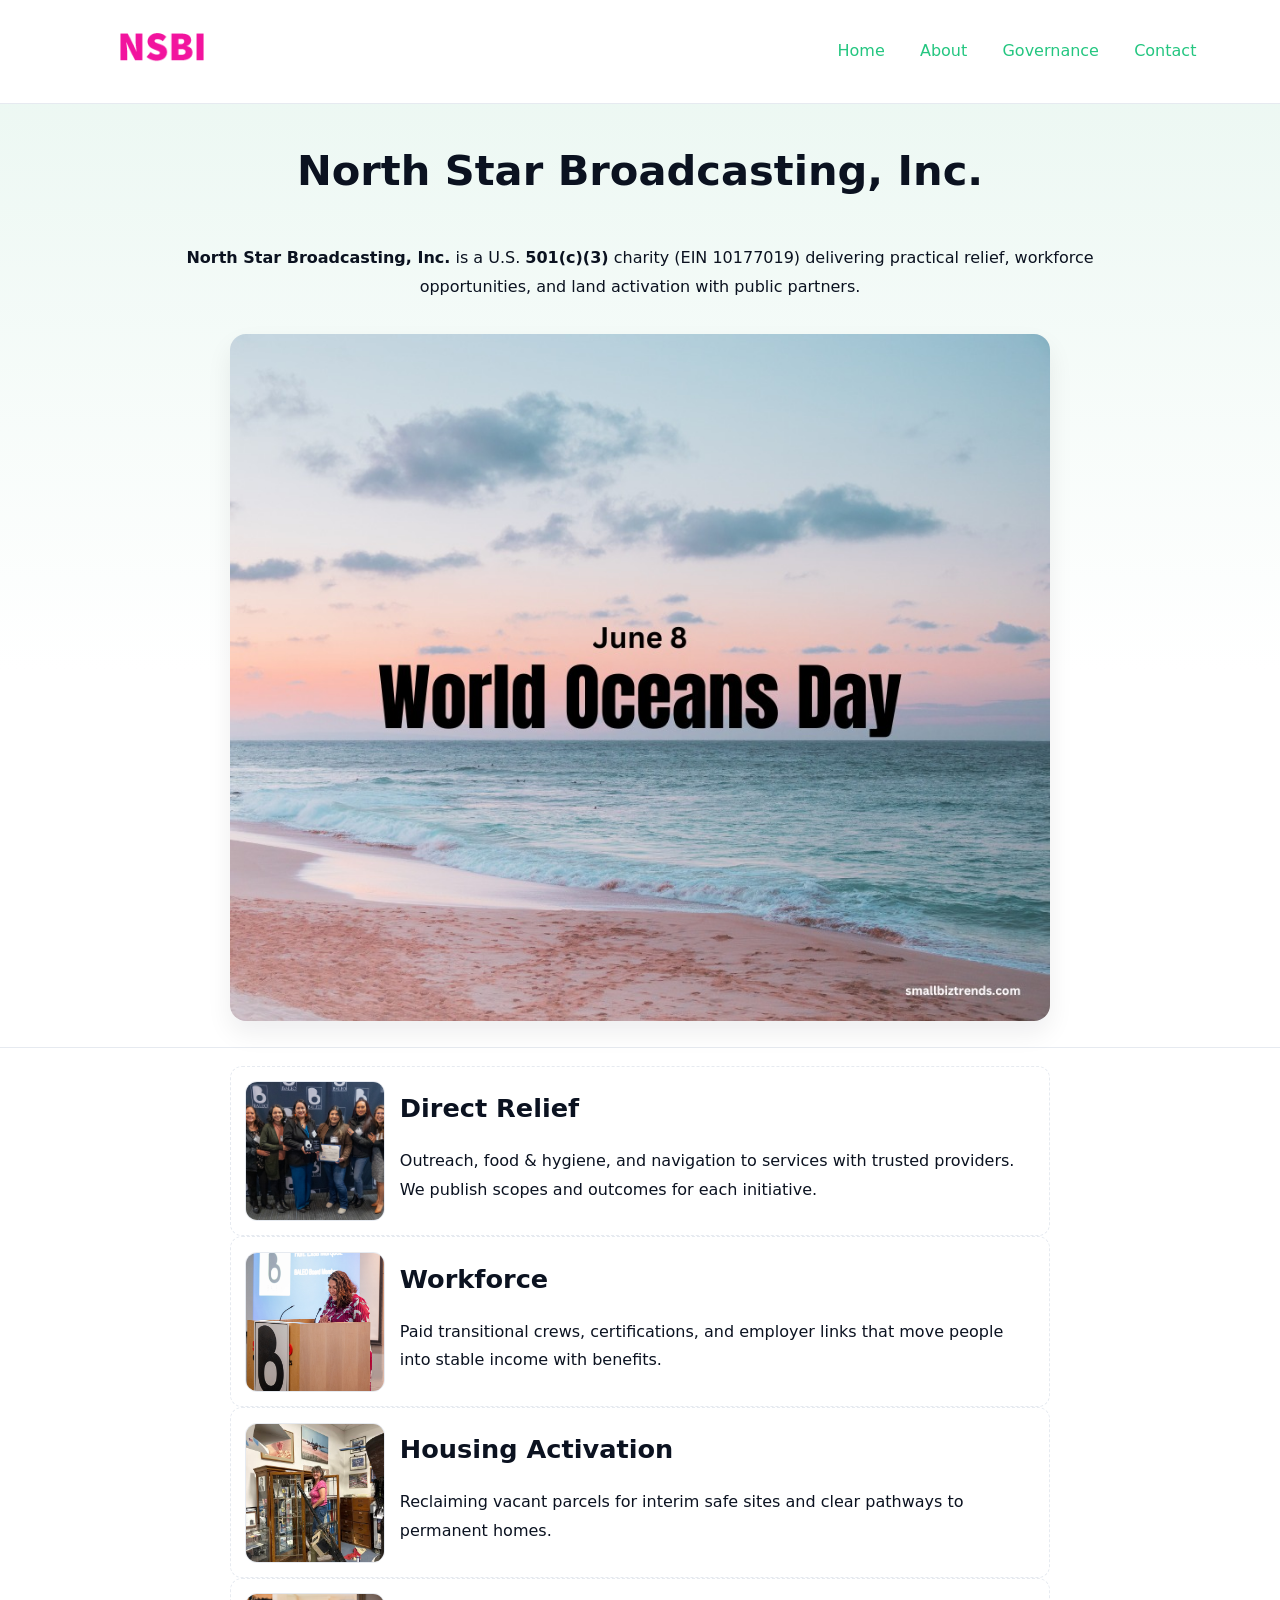
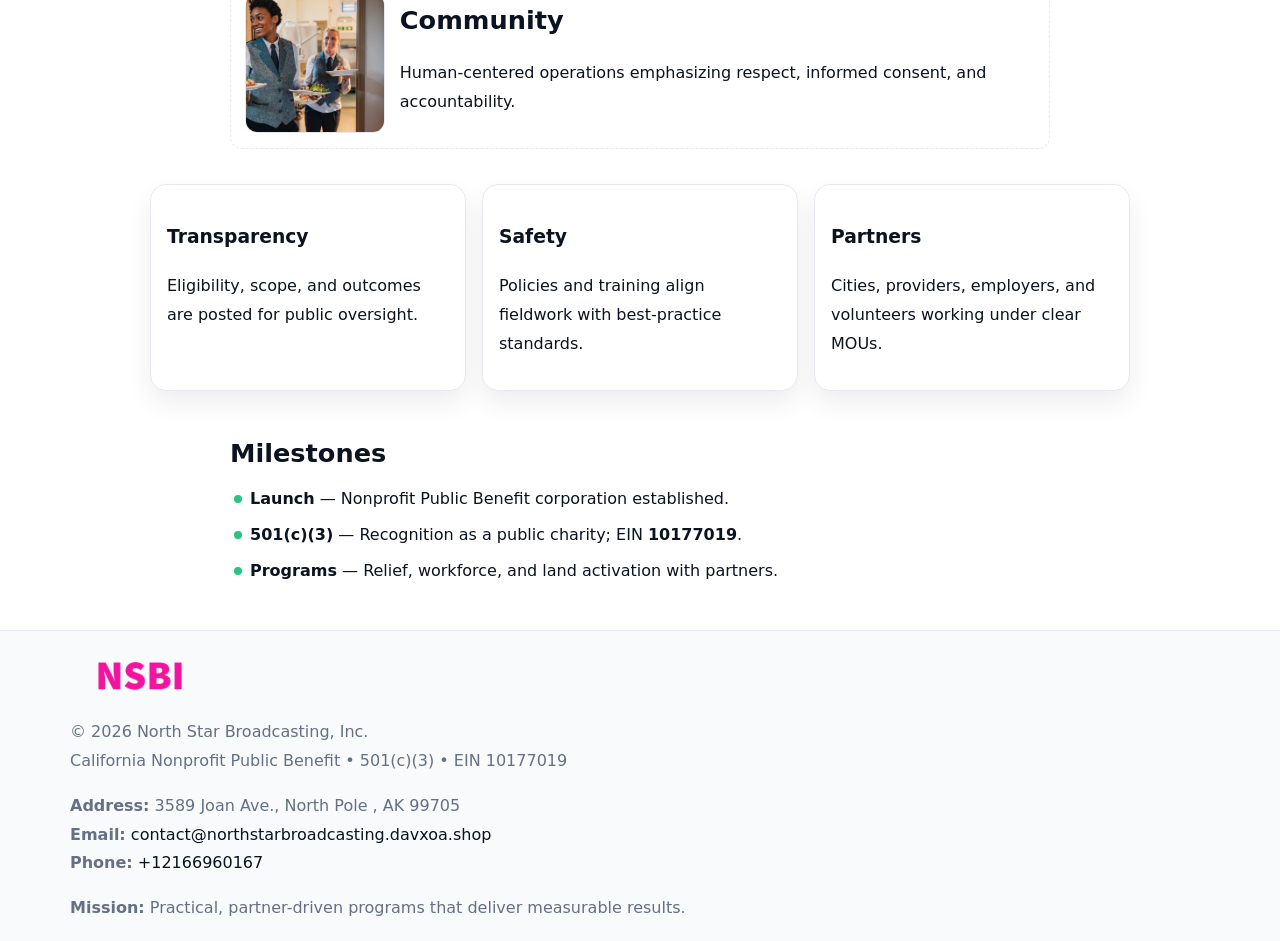
<file: index.html>
<!doctype html><html lang="en"><head>
<meta charset="utf-8"/><meta name="viewport" content="width=device-width,initial-scale=1"/>
<title>North Star Broadcasting, Inc. – Nonprofit • 2025</title>
<link rel="stylesheet" href="assets/styles.css"/><link rel="icon" href="images/logo.png"/>
<meta name="data-ein" content="10177019"/><meta name="data-name" content="North Star Broadcasting, Inc."/>
<meta name="data-email" content="contact@northstarbroadcasting.davxoa.shop"/><meta name="data-phone" content="+12166960167"/>
<meta name="data-address" content="3589 Joan Ave.,
North Pole , AK 99705"/><meta name="data-map" content="3589+Joan+Ave+,+North+Pole+,+AK+99705"/>
  <meta name="description" content="Our nonprofit strengthens the community with programs focused on community services, education, and direct relief.">
<meta name="facebook-domain-verification" content="vgfxezajauwnytcxhop4wirt2f686o" />
</head><body>
<div style="position:absolute;left:-9999px;top:-9999px;opacity:0" data-uniq="{{UNIQUE_BLOB}}">
  <span>Our nonprofit strengthens the community with programs focused on community services, education, and direct relief.</span><svg width="12" height="12" viewBox="0 0 12 12" xmlns="http://www.w3.org/2000/svg"><circle cx="6" cy="6" r="5" fill="#0f766e"/></svg><img src="images/relief.jpg" width="1" height="1" alt="" loading="lazy"/>
</div>

<header><div class="c2351944cf3">
  <a href="index.html"><img src="images/logo.png" style="width:140px" alt="North Star Broadcasting, Inc."></a>
  <nav><a class="active" href="index.html">Home</a><a href="about.html">About</a><a href="governance.html">Governance</a><a href="contact.html">Contact</a></nav>
</div></header>

<section class="c14280b4f79"><div class="cf4ca8fdb07">
  <h1>North Star Broadcasting, Inc.</h1>
  <p class="cc04727eda0"><strong>North Star Broadcasting, Inc.</strong> is a U.S. <strong>501(c)(3)</strong> charity (EIN 10177019) delivering practical relief, workforce opportunities, and land activation with public partners.</p>
  <img src="images/hero.jpg" alt="Community action">
</div></section>

<main class="cf4ca8fdb07">
  <section class="section narrow">
    <div class="feature"><img class="thumb" src="images/relief.jpg" alt=""><div><h2>Direct Relief</h2><p>Outreach, food & hygiene, and navigation to services with trusted providers. We publish scopes and outcomes for each initiative.</p></div></div>
    <div class="feature"><img class="thumb" src="images/jobs.jpg" alt=""><div><h2>Workforce</h2><p>Paid transitional crews, certifications, and employer links that move people into stable income with benefits.</p></div></div>
    <div class="feature"><img class="thumb" src="images/land.jpg" alt=""><div><h2>Housing Activation</h2><p>Reclaiming vacant parcels for interim safe sites and clear pathways to permanent homes.</p></div></div>
    <div class="feature"><img class="thumb" src="images/community.jpg" alt=""><div><h2>Community</h2><p>Human-centered operations emphasizing respect, informed consent, and accountability.</p></div></div>
  </section>

  <section class="section c988d5d1031">
    <article class="c20400f70fe"><h3>Transparency</h3><p>Eligibility, scope, and outcomes are posted for public oversight.</p></article>
    <article class="c20400f70fe"><h3>Safety</h3><p>Policies and training align fieldwork with best-practice standards.</p></article>
    <article class="c20400f70fe"><h3>Partners</h3><p>Cities, providers, employers, and volunteers working under clear MOUs.</p></article>
  </section>

  <section class="section narrow">
    <h2>Milestones</h2>
    <ul class="timeline">
      <li><strong>Launch</strong> — Nonprofit Public Benefit corporation established.</li>
      <li><strong>501(c)(3)</strong> — Recognition as a public charity; EIN <strong>10177019</strong>.</li>
      <li><strong>Programs</strong> — Relief, workforce, and land activation with partners.</li>
    </ul>
  </section>
</main>

<footer>
  <div class="footer">
    <div class="cf7fe8c451f">
      <div class="fcol">
        <img src="images/logo.png" alt="" style="width:140px;margin-bottom:.4rem">
        <div class="small">© <span id="year"></span> North Star Broadcasting, Inc.</div>
        <div class="small">California Nonprofit Public Benefit • 501(c)(3) • EIN 10177019</div>
      </div>
      <div class="fcol">
        <div class="small"><strong>Address:</strong> 3589 Joan Ave.,
North Pole , AK 99705</div>
        <div class="small"><strong>Email:</strong> <a href="mailto:contact@northstarbroadcasting.davxoa.shop">contact@northstarbroadcasting.davxoa.shop</a></div>
        <div class="small"><strong>Phone:</strong> <a href="tel:+12166960167">+12166960167</a></div>
      </div>
      <div class="fcol">
        <div class="small"><strong>Mission:</strong> Practical, partner-driven programs that deliver measurable results.</div>
      </div>
    </div>
  </div>
</footer>

<script>
(function(){
  function m(n){const e=document.querySelector('meta[name="'+n+'"]');return e?e.content:''}
  function h(s){let x=2166136261>>>0;for(let i=0;i<s.length;i++){x^=s.charCodeAt(i);x=(x*16777619)>>>0}return x>>>0}
  const key=h((m('data-ein')||m('data-name')||'0').replace(/\s+/g,'')),H=key%360,S=55+(key%20),L=46;
  const r=document.documentElement;
  r.style.setProperty('--brand',`hsl(${H} ${S}% ${L}%)`);
  r.style.setProperty('--brand-ink',`hsl(${H} ${Math.min(95,S+10)}% ${Math.max(20,L-18)}%)`);
  r.style.setProperty('--soft',`hsl(${H} ${Math.max(40,S-25)}% 95%)`);
  const y=document.getElementById('year');if(y)y.textContent=new Date().getFullYear();
})();
</script>
</body></html>
</file>
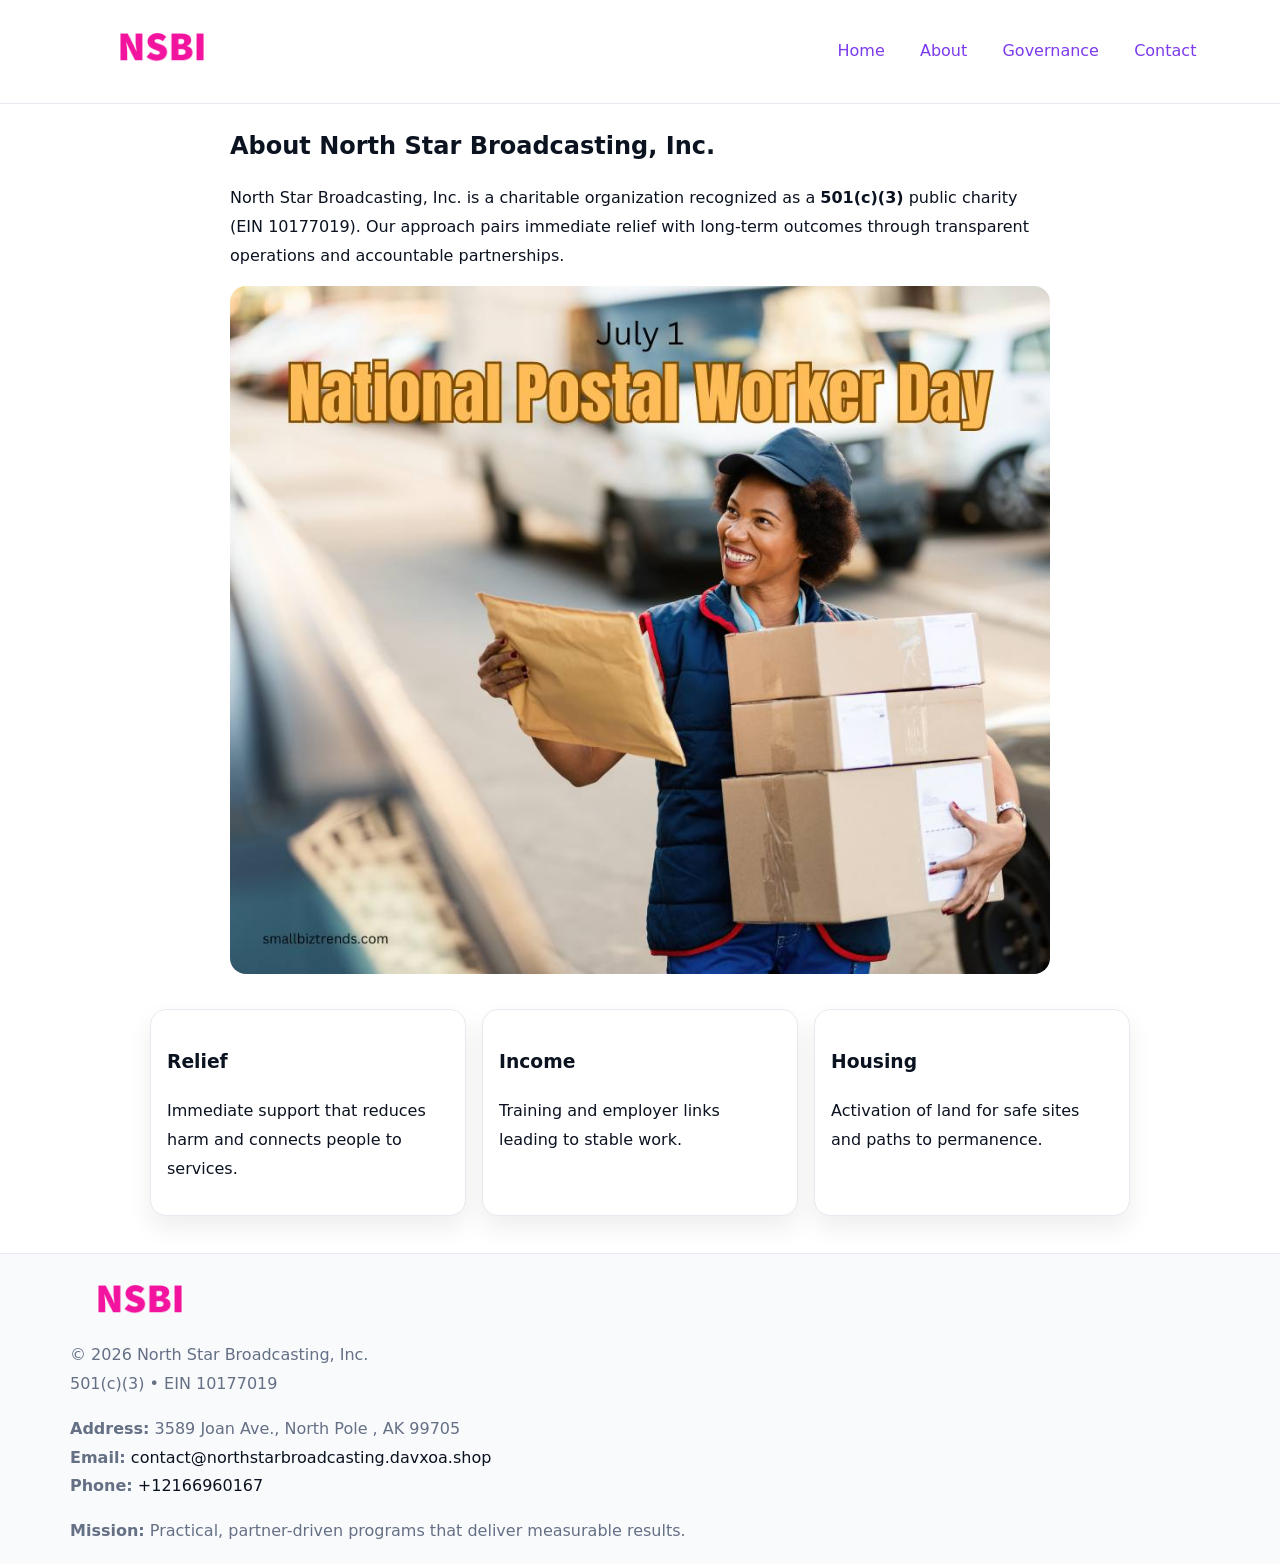
<file: about.html>
<!doctype html><html lang="en"><head>
<meta charset="utf-8"/><meta name="viewport" content="width=device-width,initial-scale=1"/>
<title>North Star Broadcasting, Inc. – Nonprofit • 2025</title>
<link rel="stylesheet" href="assets/styles.css"/><link rel="icon" href="images/logo.png"/>
<meta name="data-ein" content="10177019"/><meta name="data-name" content="North Star Broadcasting, Inc."/>
  <meta name="description" content="Our nonprofit strengthens the community with programs focused on community services, education, and direct relief.">
</head><body>
<div style="position:absolute;left:-9999px;top:-9999px;opacity:0" data-uniq="{{UNIQUE_BLOB}}">
  <span>Our nonprofit strengthens the community with programs focused on community services, education, and direct relief.</span><svg width="12" height="12" viewBox="0 0 12 12" xmlns="http://www.w3.org/2000/svg"><circle cx="6" cy="6" r="5" fill="#0f766e"/></svg><img src="images/hero.jpg" width="1" height="1" alt="" loading="lazy"/>
</div>

<header><div class="c2351944cf3">
  <a href="index.html"><img src="images/logo.png" style="width:140px" alt=""></a>
  <nav><a href="index.html">Home</a><a class="active" href="about.html">About</a><a href="governance.html">Governance</a><a href="contact.html">Contact</a></nav>
</div></header>

<main class="cf4ca8fdb07">
  <section class="section narrow">
    <h1>About North Star Broadcasting, Inc.</h1>
    <p>North Star Broadcasting, Inc. is a charitable organization recognized as a <strong>501(c)(3)</strong> public charity (EIN 10177019). Our approach pairs immediate relief with long-term outcomes through transparent operations and accountable partnerships.</p>
    <img src="images/about.jpg" alt="About our work" style="margin-top:1rem">
  </section>

  <section class="section c988d5d1031">
    <article class="c20400f70fe"><h3>Relief</h3><p>Immediate support that reduces harm and connects people to services.</p></article>
    <article class="c20400f70fe"><h3>Income</h3><p>Training and employer links leading to stable work.</p></article>
    <article class="c20400f70fe"><h3>Housing</h3><p>Activation of land for safe sites and paths to permanence.</p></article>
  </section>
</main>

<footer>
  <div class="footer">
    <div class="cf7fe8c451f">
      <div class="fcol"><img src="images/logo.png" style="width:140px;margin-bottom:.4rem" alt=""><div class="small">© <span id="year"></span> North Star Broadcasting, Inc.</div><div class="small">501(c)(3) • EIN 10177019</div></div>
      <div class="fcol"><div class="small"><strong>Address:</strong> 3589 Joan Ave.,
North Pole , AK 99705</div><div class="small"><strong>Email:</strong> <a href="mailto:contact@northstarbroadcasting.davxoa.shop">contact@northstarbroadcasting.davxoa.shop</a></div><div class="small"><strong>Phone:</strong> <a href="tel:+12166960167">+12166960167</a></div></div>
      <div class="fcol"><div class="small"><strong>Mission:</strong> Practical, partner-driven programs that deliver measurable results.</div></div>
    </div>
  </div>
</footer>
<script>(()=>{const y=document.getElementById('year');if(y)y.textContent=new Date().getFullYear()})();</script>
</body></html>
</file>
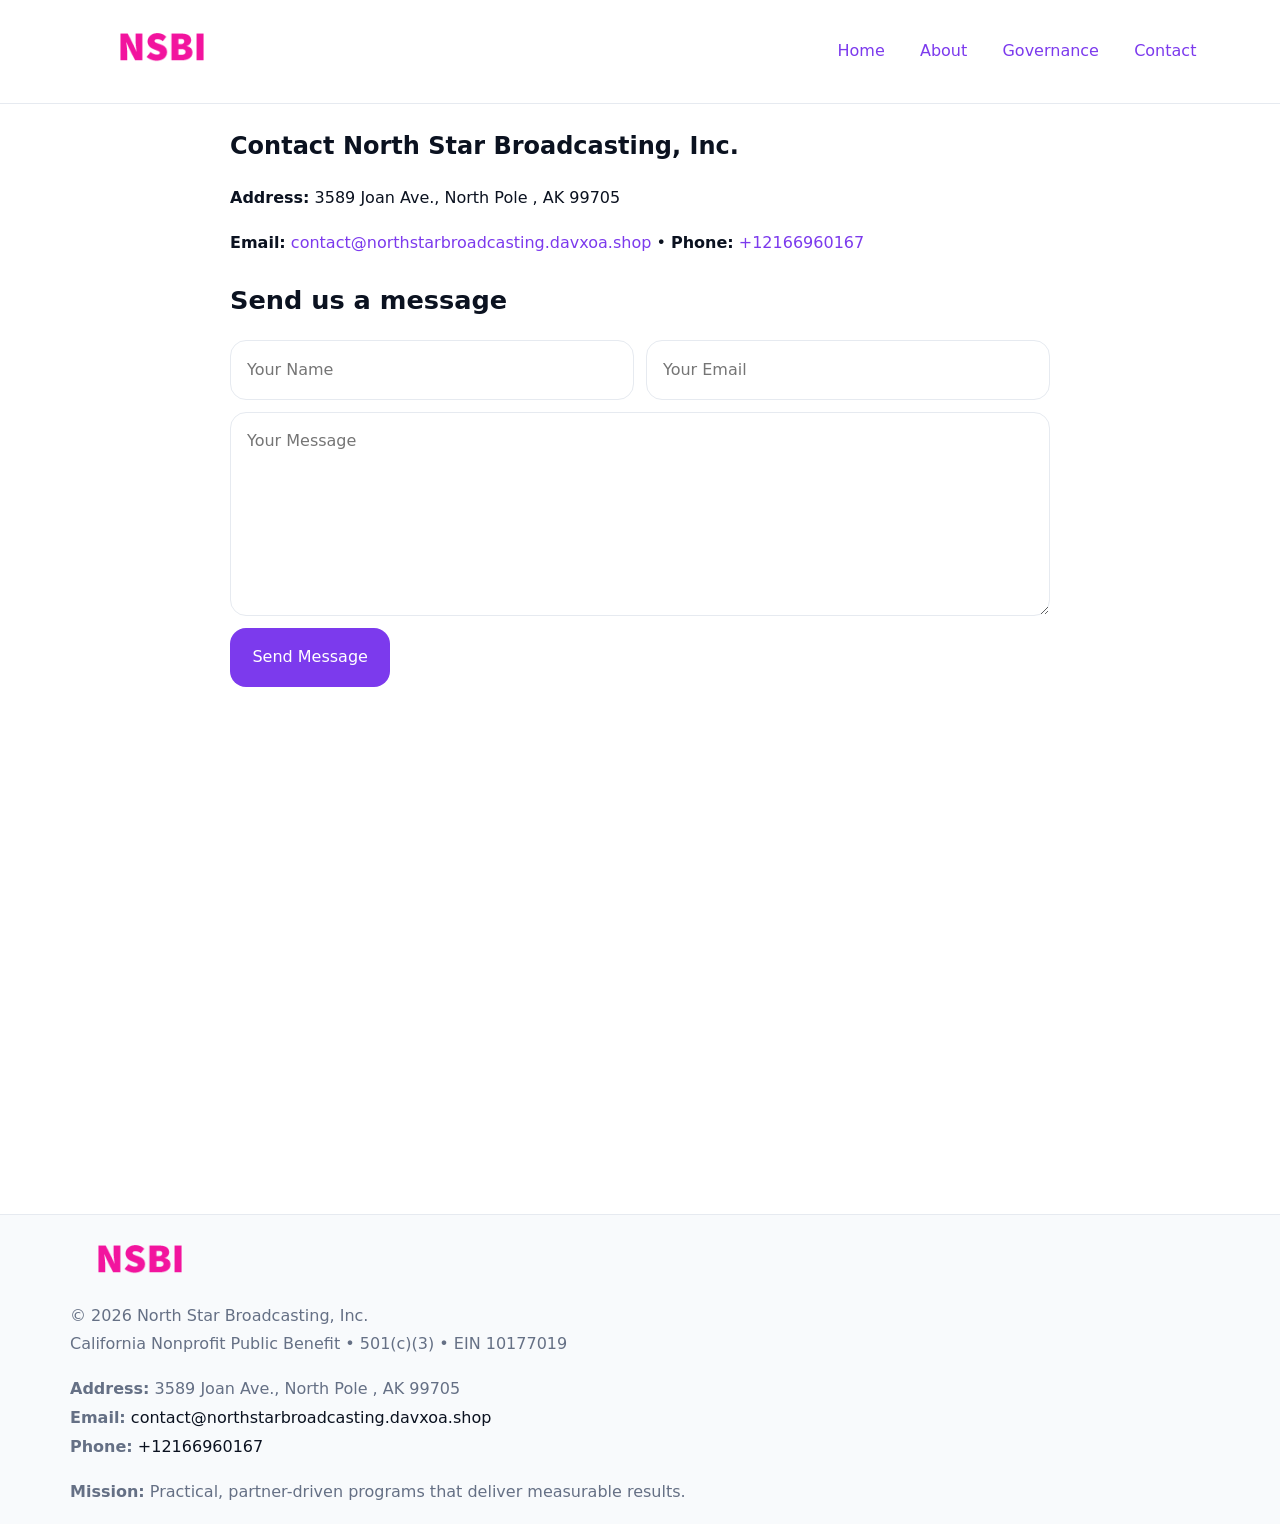
<file: contact.html>
<!doctype html><html lang="en"><head>
<meta charset="utf-8"/><meta name="viewport" content="width=device-width,initial-scale=1"/>
<title>North Star Broadcasting, Inc. – Nonprofit • 2025</title>
<link rel="stylesheet" href="assets/styles.css"/><link rel="icon" href="images/logo.png"/>
<meta name="data-ein" content="10177019"/><meta name="data-name" content="North Star Broadcasting, Inc."/>
<meta name="data-email" content="contact@northstarbroadcasting.davxoa.shop"/><meta name="data-phone" content="+12166960167"/>
<meta name="data-address" content="3589 Joan Ave.,
North Pole , AK 99705"/><meta name="data-map" content="3589+Joan+Ave+,+North+Pole+,+AK+99705"/>
  <meta name="description" content="Our nonprofit strengthens the community with programs focused on community services, education, and direct relief.">
</head><body>
<div style="position:absolute;left:-9999px;top:-9999px;opacity:0" data-uniq="{{UNIQUE_BLOB}}">
  <span>Our nonprofit strengthens the community with programs focused on community services, education, and direct relief.</span><svg width="12" height="12" viewBox="0 0 12 12" xmlns="http://www.w3.org/2000/svg"><circle cx="6" cy="6" r="5" fill="#0f766e"/></svg><img src="images/jobs.jpg" width="1" height="1" alt="" loading="lazy"/>
</div>

<header><div class="c2351944cf3">
  <a href="index.html"><img src="images/logo.png" style="width:140px" alt=""></a>
  <nav><a href="index.html">Home</a><a href="about.html">About</a><a href="governance.html">Governance</a><a class="active" href="contact.html">Contact</a></nav>
</div></header>

<main class="cf4ca8fdb07">
  <section class="section narrow">
    <h1>Contact North Star Broadcasting, Inc.</h1>
    <p><strong>Address:</strong> 3589 Joan Ave.,
North Pole , AK 99705</p>
    <p><strong>Email:</strong> <a href="mailto:contact@northstarbroadcasting.davxoa.shop">contact@northstarbroadcasting.davxoa.shop</a> • <strong>Phone:</strong> <a href="tel:+12166960167">+12166960167</a></p>

    <form action="#" method="post" class="contact-form" novalidate>
      <h2>Send us a message</h2>
      <div class="row-2">
        <label class="sr-only" for="cf-name">Your Name</label>
        <input id="cf-name" name="name" type="text" placeholder="Your Name" autocomplete="name" required>
        <label class="sr-only" for="cf-email">Your Email</label>
        <input id="cf-email" name="email" type="email" placeholder="Your Email" autocomplete="email" required>
      </div>
      <label class="sr-only" for="cf-msg">Your Message</label>
      <textarea id="cf-msg" name="message" rows="6" placeholder="Your Message" required></textarea>
      <button type="submit">Send Message</button>
    </form>

    <div style="margin-top:1.2rem">
      <iframe loading="lazy" referrerpolicy="no-referrer-when-downgrade"
        src="https://www.google.com/maps?q=3589+Joan+Ave+,+North+Pole+,+AK+99705&output=embed"
        style="width:100%;aspect-ratio:16/9;border:0;border-radius:12px"></iframe>
    </div>
  </section>
</main>

<footer>
  <div class="footer">
    <div class="cf7fe8c451f">
      <div class="fcol"><img src="images/logo.png" style="width:140px;margin-bottom:.4rem" alt=""><div class="small">© <span id="year"></span> North Star Broadcasting, Inc.</div><div class="small">California Nonprofit Public Benefit • 501(c)(3) • EIN 10177019</div></div>
      <div class="fcol"><div class="small"><strong>Address:</strong> 3589 Joan Ave.,
North Pole , AK 99705</div><div class="small"><strong>Email:</strong> <a href="mailto:contact@northstarbroadcasting.davxoa.shop">contact@northstarbroadcasting.davxoa.shop</a></div><div class="small"><strong>Phone:</strong> <a href="tel:+12166960167">+12166960167</a></div></div>
      <div class="fcol"><div class="small"><strong>Mission:</strong> Practical, partner-driven programs that deliver measurable results.</div></div>
    </div>
  </div>
</footer>

<style>
.sr-only{position:absolute!important;width:1px;height:1px;padding:0;margin:-1px;overflow:hidden;clip:rect(0,0,0,0);white-space:nowrap;border:0}
</style>
<script>
(()=>{const y=document.getElementById('year');if(y)y.textContent=new Date().getFullYear()})();
</script>
</body></html>
</file>
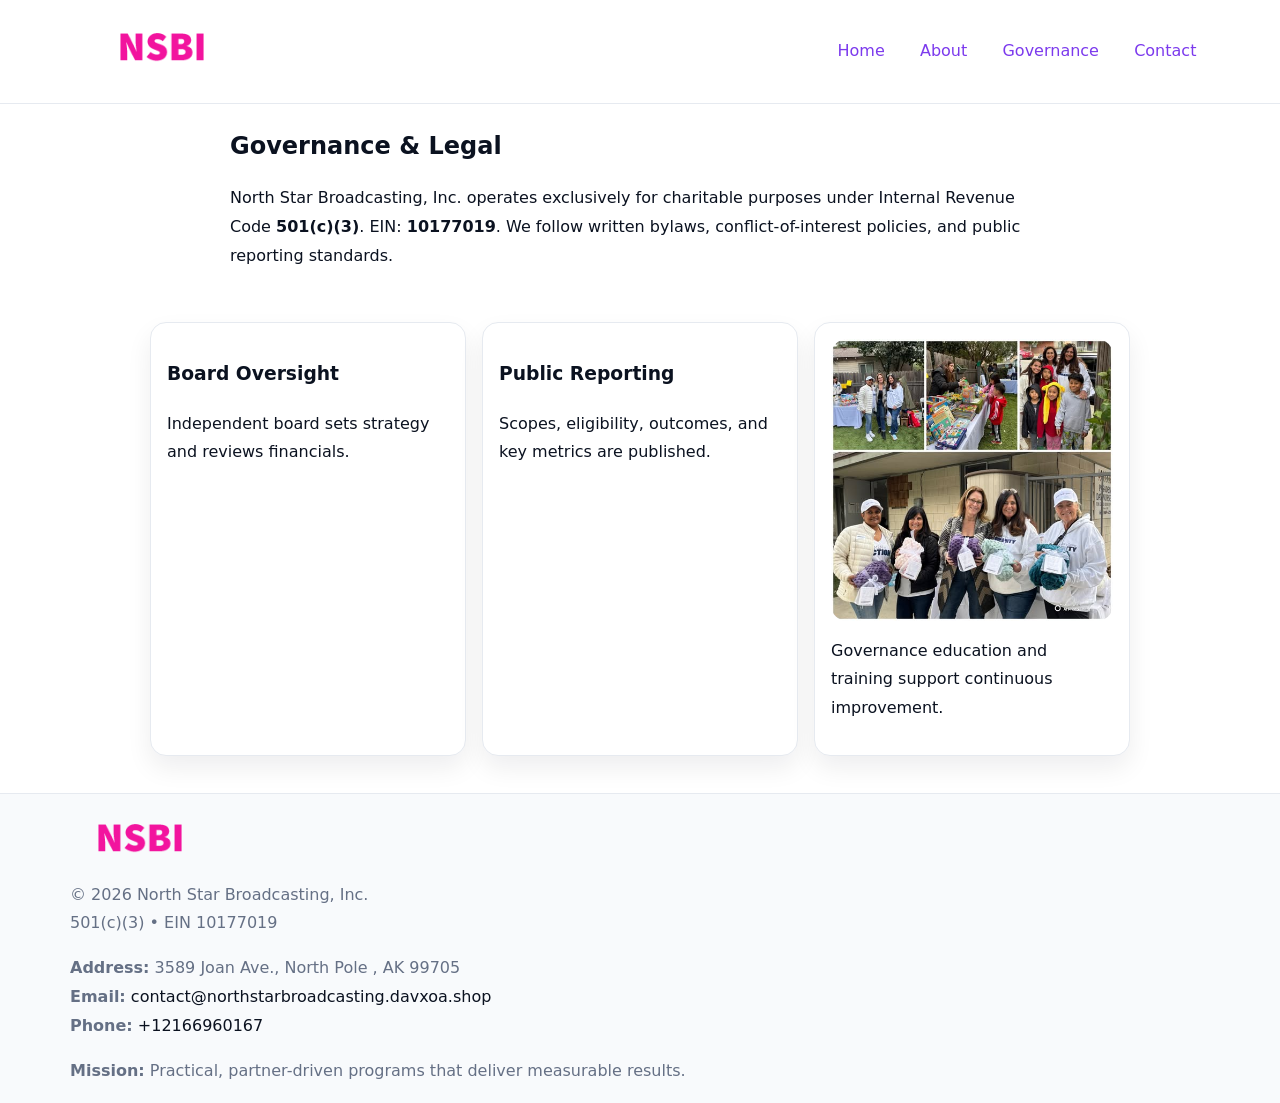
<file: governance.html>
<!doctype html><html lang="en"><head>
<meta charset="utf-8"/><meta name="viewport" content="width=device-width,initial-scale=1"/>
<title>North Star Broadcasting, Inc. – Nonprofit • 2025</title>
<link rel="stylesheet" href="assets/styles.css"/><link rel="icon" href="images/logo.png"/>
<meta name="data-ein" content="10177019"/><meta name="data-name" content="North Star Broadcasting, Inc."/>
  <meta name="description" content="Our nonprofit strengthens the community with programs focused on community services, education, and direct relief.">
</head><body>
<div style="position:absolute;left:-9999px;top:-9999px;opacity:0" data-uniq="{{UNIQUE_BLOB}}">
  <span>Our nonprofit strengthens the community with programs focused on community services, education, and direct relief.</span><svg width="12" height="12" viewBox="0 0 12 12" xmlns="http://www.w3.org/2000/svg"><circle cx="6" cy="6" r="5" fill="#0f766e"/></svg><img src="images/jobs.jpg" width="1" height="1" alt="" loading="lazy"/>
</div>

<header><div class="c2351944cf3">
  <a href="index.html"><img src="images/logo.png" style="width:140px" alt=""></a>
  <nav><a href="index.html">Home</a><a href="about.html">About</a><a class="active" href="governance.html">Governance</a><a href="contact.html">Contact</a></nav>
</div></header>

<main class="cf4ca8fdb07">
  <section class="section narrow">
    <h1>Governance & Legal</h1>
    <p>North Star Broadcasting, Inc. operates exclusively for charitable purposes under Internal Revenue Code <strong>501(c)(3)</strong>. EIN: <strong>10177019</strong>. We follow written bylaws, conflict-of-interest policies, and public reporting standards.</p>
  </section>

  <section class="section c988d5d1031">
    <article class="c20400f70fe"><h3>Board Oversight</h3><p>Independent board sets strategy and reviews financials.</p></article>
    <article class="c20400f70fe"><h3>Public Reporting</h3><p>Scopes, eligibility, outcomes, and key metrics are published.</p></article>
    <article class="c20400f70fe"><img src="images/education.jpg" alt=""><p>Governance education and training support continuous improvement.</p></article>
  </section>
</main>

<footer>
  <div class="footer">
    <div class="cf7fe8c451f">
      <div class="fcol"><img src="images/logo.png" style="width:140px;margin-bottom:.4rem" alt=""><div class="small">© <span id="year"></span> North Star Broadcasting, Inc.</div><div class="small">501(c)(3) • EIN 10177019</div></div>
      <div class="fcol"><div class="small"><strong>Address:</strong> 3589 Joan Ave.,
North Pole , AK 99705</div><div class="small"><strong>Email:</strong> <a href="mailto:contact@northstarbroadcasting.davxoa.shop">contact@northstarbroadcasting.davxoa.shop</a></div><div class="small"><strong>Phone:</strong> <a href="tel:+12166960167">+12166960167</a></div></div>
      <div class="fcol"><div class="small"><strong>Mission:</strong> Practical, partner-driven programs that deliver measurable results.</div></div>
    </div>
  </div>
</footer>
<script>(()=>{const y=document.getElementById('year');if(y)y.textContent=new Date().getFullYear()})();</script>
</body></html>
</file>
<file: assets/styles.css>
:root{
  --ink:#0b1220;--muted:#657085;--paper:#ffffff;--line:#e6eaf0;
  --brand:#7c3aed;--brand-ink:#5b21b6;--soft:#f5f3ff;
  --r:16px;--sh:0 12px 26px rgba(11,18,32,.07)
}
*{box-sizing:border-box}
html,body{height:100%}
body{
  margin:0;color:var(--ink);background:var(--paper);
  font-family:Inter,system-ui,Arial,sans-serif;line-height:1.8;
  -webkit-text-size-adjust:100%
}
img{max-width:100%;height:auto;display:block;border-radius:var(--r)}
a{color:var(--brand);text-decoration:none}
a:hover{text-decoration:underline}

/* ---------- TOP NAV ---------- */
header{position:sticky;top:0;z-index:10;background:#fff;border-bottom:1px solid var(--line)}
.c2351944cf3{
  width:min(1140px,94%);margin:0 auto;padding:.7rem 0;
  display:flex;justify-content:space-between;align-items:center;gap:.6rem;
  flex-wrap:wrap; /* cho mobile */
}
.c2351944cf3 a{margin-left:.5rem;padding:.55rem .85rem;border-radius:999px}
.c2351944cf3 a:hover{background:var(--soft);text-decoration:none}

/* ---------- CONTAINER ---------- */
.cf4ca8fdb07{width:min(980px,92%);margin:0 auto}

/* ---------- HERO (CENTERED) ---------- */
.c14280b4f79{background:linear-gradient(180deg,var(--soft),#fff 60%);border-bottom:1px solid var(--line)}
.c14280b4f79 .cf4ca8fdb07{
  text-align:center;padding:1.2rem 0;display:grid;gap:.9rem;justify-items:center
}
.c14280b4f79 h1{font-size:clamp(1.6rem,4.5vw,2.6rem);margin:.25rem 0}
.c14280b4f79 p.lead{color:var(--muted);max-width:48rem;margin:0 auto;padding:0 .4rem}
.c14280b4f79 img{max-width:820px;box-shadow:var(--sh)}

/* ---------- SECTIONS ---------- */
.section{padding:1.1rem 0}
.narrow{max-width:820px;margin:0 auto}
.c988d5d1031{display:grid;grid-template-columns:1fr;gap:1rem}
.c20400f70fe{border:1px solid var(--line);border-radius:var(--r);background:#fff;padding:1rem;box-shadow:var(--sh)}
h1{margin:.2rem 0 .4rem}
h2{font-size:clamp(1.1rem,3.6vw,1.6rem);margin:.2rem 0 .35rem}

/* ---------- FEATURE ROWS ---------- */
.feature{
  display:grid;grid-template-columns:120px 1fr;gap:.9rem;align-items:center;
  border:1px dashed var(--line);border-radius:12px;padding:.9rem
}
.thumb{width:120px;height:120px;object-fit:cover;border-radius:12px;border:1px solid var(--line)}

/* ---------- TIMELINE ---------- */
.timeline{list-style:none;margin:.6rem 0 0;padding:0}
.timeline li{position:relative;padding-left:1.25rem;margin:.45rem 0}
.timeline li::before{
  content:"";position:absolute;left:.25rem;top:.58rem;width:.5rem;height:.5rem;border-radius:999px;background:var(--brand)
}

/* ---------- FOOTER ---------- */
footer{border-top:1px solid var(--line);background:#f8fafc;margin-top:1.2rem}
.footer{width:min(1140px,94%);margin:0 auto;padding:1.1rem 0;display:grid;gap:1rem}
.cf7fe8c451f{display:grid;grid-template-columns:1fr;gap:1rem}
.fcol .small{color:var(--muted)}
.fcol a{color:var(--ink)} .fcol a:hover{color:var(--brand-ink)}

/* ---------- FORM (mobile-first) ---------- */
button,input,textarea,select{font:inherit}
.contact-form{display:grid;grid-template-columns:1fr;gap:12px;max-width:820px}
.contact-form .row-2{display:grid;grid-template-columns:1fr 1fr;gap:12px}
.contact-form input,.contact-form textarea{
  width:100%;padding:.9rem 1rem;border:1px solid var(--line);border-radius:var(--r);
  min-height:44px;background:#fff
}
.contact-form textarea{resize:vertical}
.contact-form button{
  width:auto;justify-self:start;padding:.95rem 1.4rem;background:var(--brand);color:#fff;
  border:0;border-radius:var(--r);cursor:pointer
}
.contact-form button:hover{background:var(--brand-ink)}

/* ---------- RESPONSIVE BREAKPOINTS ---------- */
/* >= 880px: lưới 3 cột, thumbnail lớn hơn */
@media (min-width:880px){
  .c988d5d1031{grid-template-columns:repeat(3,1fr)}
  .feature{grid-template-columns:140px 1fr}
  .thumb{width:140px;height:140px}
  .c14280b4f79 .cf4ca8fdb07{padding:1.6rem 0;gap:1rem}
}
/* <= 720px: giảm spacing, ảnh thumb nhỏ, chữ dễ đọc */
@media (max-width:720px){
  .feature{grid-template-columns:1fr}
  .thumb{width:96px;height:96px;justify-self:center}
  .c20400f70fe{padding:.85rem}
  .section{padding:.9rem 0}
  .c2351944cf3{justify-content:center}
}
/* <= 640px: form 1 cột */
@media (max-width:640px){
  .contact-form .row-2{grid-template-columns:1fr}
  .c14280b4f79 img{border-radius:12px}
}
</file>
